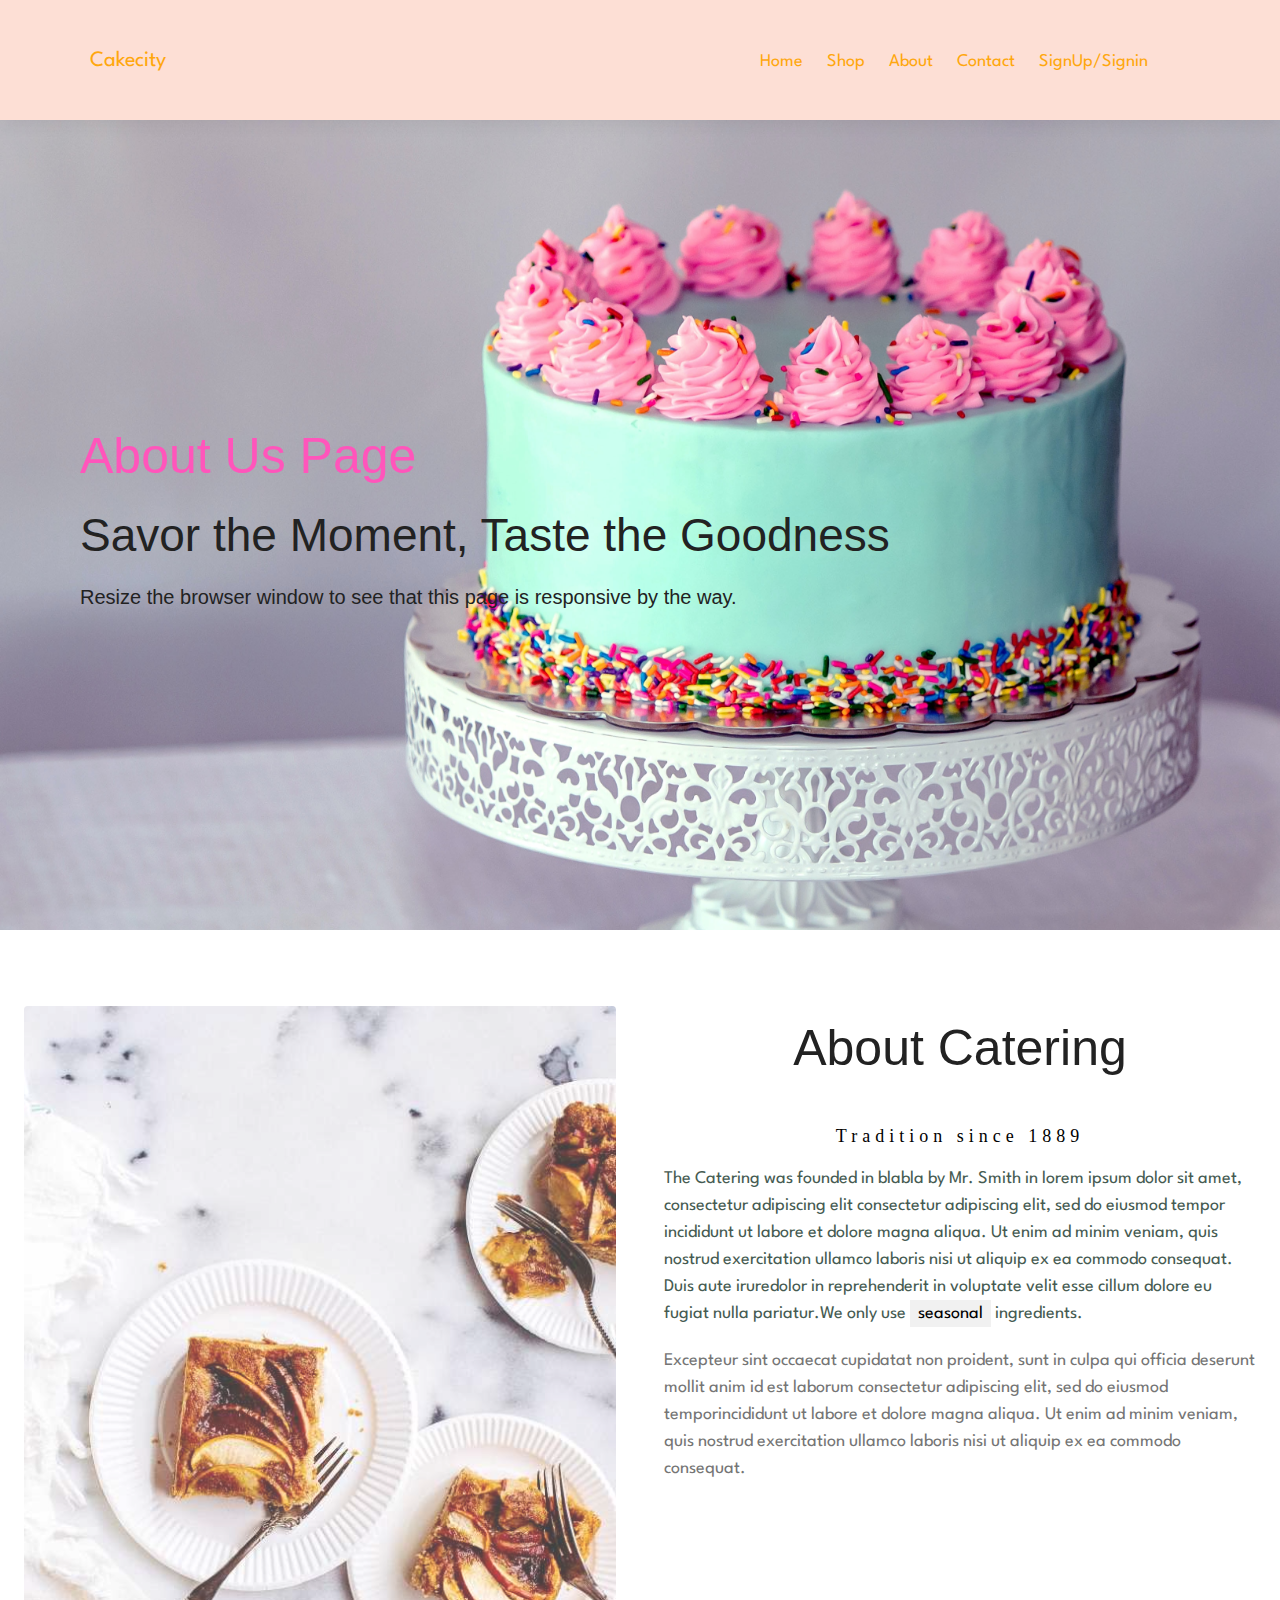
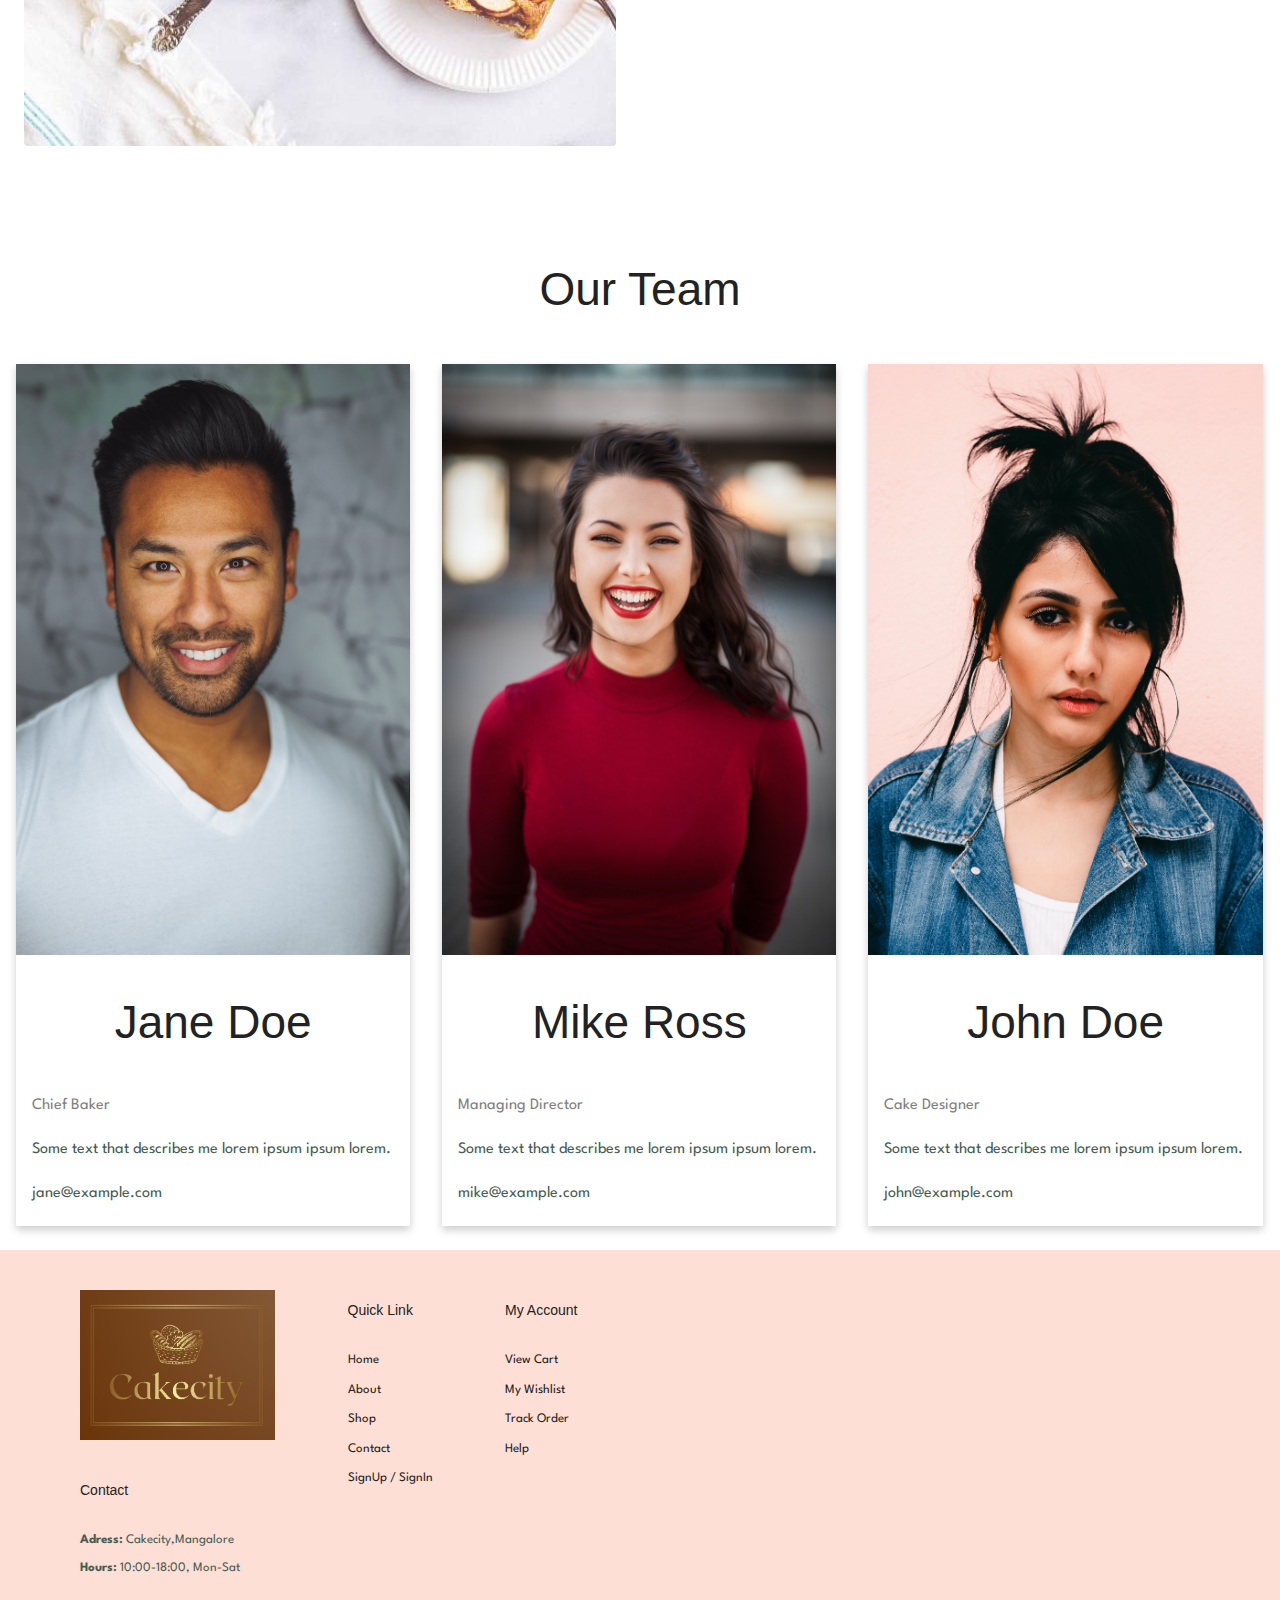
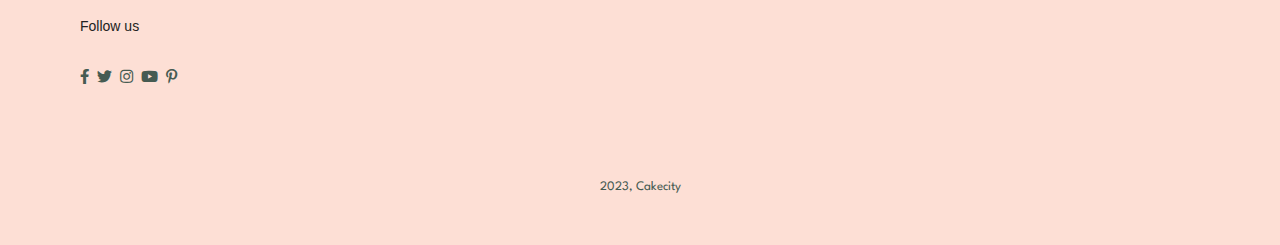
<file: about.html>
<!DOCTYPE html>
<html lang="en">

<head>
    <meta charset="UTF-8">
    <meta http-equiv="X-UA-Compatible" content="IE=edge">
    <meta name="viewport" content="width=device-width, initial-scale=1.0">
    <title>Cakecity</title>
    <link rel="stylesheet" href="https://pro.fontawesome.com/releases/v5.10.0/css/all.css" />
    <link rel="stylesheet" href="https://www.w3schools.com/w3css/4/w3.css">
    <link rel="stylesheet" href="style.css">
    <link rel="stylesheet" href="about.css">
</head>

<body>
    <section id="header">
        <div class="nav">
            <input type="checkbox" id="nav-check">
            <div class="nav-header">
                <a class="nav-title" href="index.html">Cakecity</a>
            </div>
            <div class="nav-btn">
                <label for="nav-check">
                    <span></span>
                    <span></span>
                    <span></span>
                </label>
            </div>

            <div class="nav-links">
                <a  href="index.html">Home</a>
                <a href="shop.html">Shop</a>                
                <a class="active" href="about.html">About</a>                
                <a href="contact.html">Contact</a>                
                <a href="login.html">SignUp/Signin</a> 
                <a href="cart.html"><i class="far fa-shopping-bag"></i></a>
            </div>
        </div>
    </section>

    <section class="hero_about" id="hero">
        <h1>About Us Page</h1>
        <h2>Savor the Moment, Taste the Goodness</h2>
        <h4>Resize the browser window to see that this page is responsive by the way.</h4>
    </section>
    <div class="w3-content" style="max-width:1300px">
        <div class="w3-row w3-padding-64" id="about">
            <div class="w3-col m6 w3-padding-large w3-hide-small">
                <img src="img\about\a5.jpg" class="w3-round w3-image w3-opacity-min" alt="Table Setting" width="700"
                    height="750" top="1000rem">
            </div>

            <div class="w3-col m6 w3-padding-large">
                <h1 class="w3-center">About Catering</h1><br>
                <h5 class="w3-center" style="font-family:Playfair Display; letter-spacing: 5px;">Tradition since 1889
                </h5>
                <p class="w3-large ">The Catering was founded in blabla by Mr. Smith in lorem ipsum
                    dolor sit amet,
                    consectetur adipiscing elit consectetur adipiscing elit, sed do eiusmod tempor incididunt ut labore
                    et
                    dolore magna aliqua. Ut enim ad minim veniam, quis nostrud exercitation ullamco laboris nisi ut
                    aliquip
                    ex ea commodo consequat. Duis aute iruredolor in reprehenderit in voluptate velit esse cillum dolore
                    eu
                    fugiat nulla pariatur.We only use <span class="w3-tag w3-light-grey">seasonal</span> ingredients.
                </p>
                <p class="w3-large w3-text-grey w3-hide-medium ">Excepteur sint occaecat cupidatat non
                    proident, sunt in
                    culpa qui officia deserunt mollit anim id est laborum consectetur adipiscing elit, sed do eiusmod
                    temporincididunt ut labore et dolore magna aliqua. Ut enim ad minim veniam, quis nostrud
                    exercitation
                    ullamco laboris nisi ut aliquip ex ea commodo consequat.</p>
            </div>
        </div>
    </div>
    <section class="team">
        <h2>Our Team</h2>
        <div class="row" id="row">
            <div class="column">
                <div class="card">
                    <img src="img/about/a3.png" alt="Jane" style="width:100%">
                    <div class="container">
                        <h2>Jane Doe</h2>
                        <p class="title">Chief Baker</p>
                        <p>Some text that describes me lorem ipsum ipsum lorem.</p>
                        <p>jane@example.com</p>
                    </div>
                </div>
            </div>

            <div class="column">
                <div class="card">
                    <img src="img/about/a1.png" alt="Mike" style="width:100%">
                    <div class="container">
                        <h2>Mike Ross</h2>
                        <p class="title">Managing Director</p>
                        <p>Some text that describes me lorem ipsum ipsum lorem.</p>
                        <p>mike@example.com</p>
                    </div>
                </div>
            </div>

            <div class="column">
                <div class="card">
                    <img src="img/about/a2.jpg" alt="John" style="width:100%">
                    <div class="container">
                        <h2>John Doe</h2>
                        <p class="title">Cake Designer</p>
                        <p>Some text that describes me lorem ipsum ipsum lorem.</p>
                        <p>john@example.com</p>
                    </div>
                </div>
            </div>
        </div>
    </section>
    
    <footer class="section-p1">
        <div class="col">
            <img src="img/Logo_1.png" alt="" class="Logo">
            <h4>Contact</h4>
            <p><strong>Adress:</strong> Cakecity,Mangalore</p>
            <p><strong>Hours:</strong> 10:00-18:00, Mon-Sat</p>
            <div class="follow">
                <h4>Follow us</h4>
                <div class="icon">
                    <i class="fab fa-facebook-f"></i>
                    <i class="fab fa-twitter"></i>
                    <i class="fab fa-instagram"></i>
                    <i class="fab fa-youtube"></i>
                    <i class="fab fa-pinterest-p"></i>
                </div>
            </div>
        </div>
        <div class="col">
            <h4>Quick Link</h4>
            <a href="index.html">Home</a>
            <a href="about.html">About</a>
            <a href="shop.html">Shop</a>
            <a href="contact.html">Contact</a>
            <a href="login.html">SignUp / SignIn</a>
        </div>
        <div class="col">
            <h4>My Account</h4>
            <a href="#">View Cart</a>
            <a href="#">My Wishlist</a>
            <a href="#">Track Order</a>
            <a href="#">Help</a>
        </div>
        <div class="col install">
            <a href="#" class="row">
                <iframe src="https://www.google.com/maps/embed?pb=!1m18!1m12!1m3!1d62232.008056159684!2d74.92735044863278!3d12.875505900000006!2m3!1f0!2f0!3f0!3m2!1i1024!2i768!4f13.1!3m3!1m2!1s0x3ba4a7fc11b89873%3A0x6ea642c007152772!2sCake%20City%20Bharath!5e0!3m2!1sen!2sin!4v1692425743635!5m2!1sen!2sin" width="550" height="450" style="border:0;" allowfullscreen="" loading="lazy" referrerpolicy="no-referrer-when-downgrade"></iframe>         
            </a>
        </div>
        <div class="copyright">
            <p>2023, Cakecity </p>
        </div>
    </footer>
    <script src="script.js"></script>
</body>

</html>
</file>
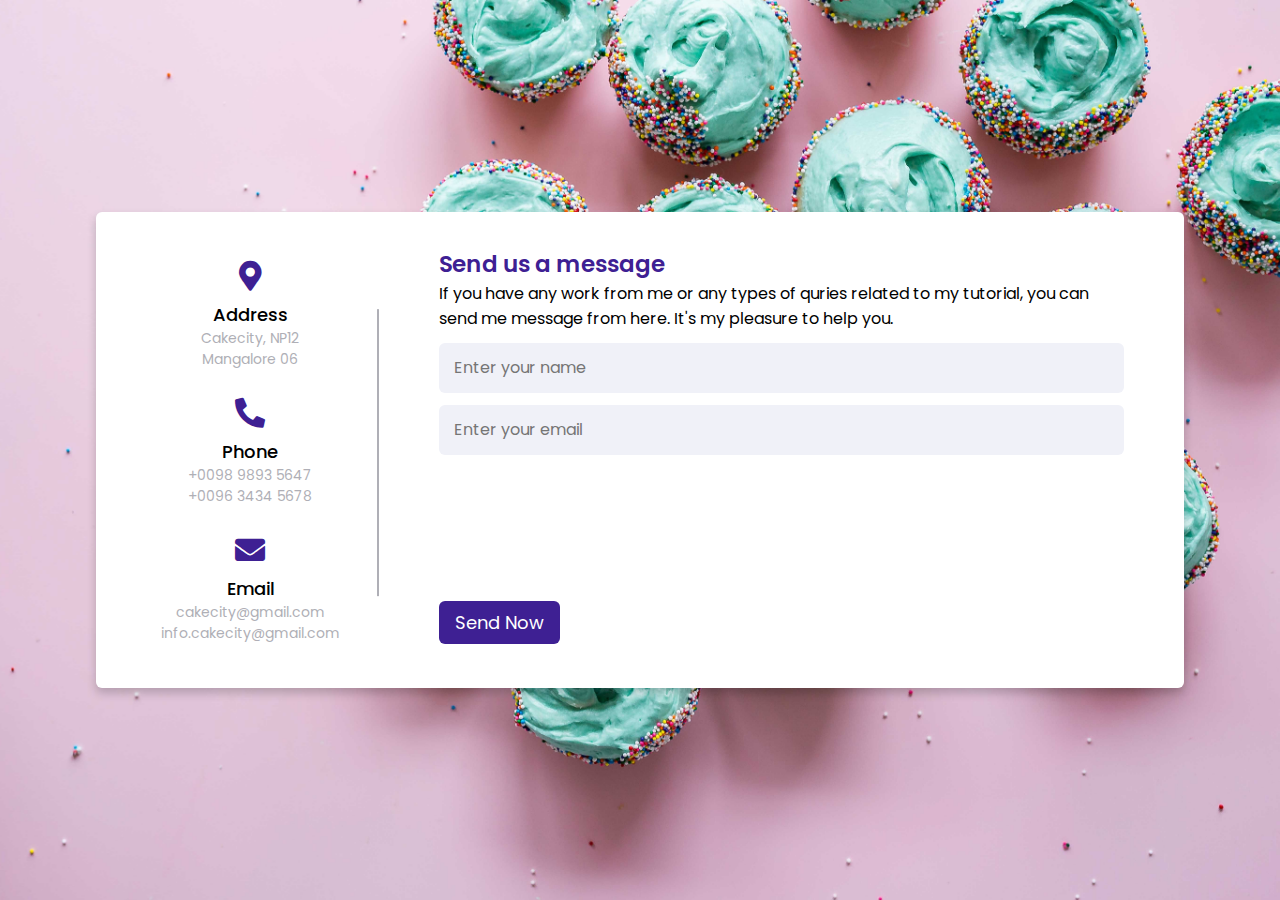
<file: contact.html>
<!DOCTYPE html>
<html lang="en">

<head>
    <meta charset="UTF-8">
    <meta http-equiv="X-UA-Compatible" content="IE=edge">
    <meta name="viewport" content="width=device-width, initial-scale=1.0">
    <title>Cakecity</title>

    <link rel="stylesheet" href="contact.css">
    <!-- Fontawesome CDN Link -->
    <link rel="stylesheet" href="https://cdnjs.cloudflare.com/ajax/libs/font-awesome/5.15.2/css/all.min.css"/>
    <meta name="viewport" content="width=device-width, initial-scale=1.0">
</head>

<body>
        <div class="container">
            <div class="content">
                <div class="left-side">
                    <div class="address details">
                        <i class="fas fa-map-marker-alt"></i>
                        <div class="topic">Address</div>
                        <div class="text-one">Cakecity, NP12</div>
                        <div class="text-two">Mangalore 06</div>
                    </div>
                    <div class="phone details">
                        <i class="fas fa-phone-alt"></i>
                        <div class="topic">Phone</div>
                        <div class="text-one">+0098 9893 5647</div>
                        <div class="text-two">+0096 3434 5678</div>
                    </div>
                    <div class="email details">
                        <i class="fas fa-envelope"></i>
                        <div class="topic">Email</div>
                        <div class="text-one">cakecity@gmail.com</div>
                        <div class="text-two">info.cakecity@gmail.com</div>
                    </div>
                </div>
                <div class="right-side">
                    <div class="topic-text">Send us a message</div>
                    <p>If you have any work from me or any types of quries related to my tutorial, you can send me
                        message from here. It's my pleasure to help you.</p>
                    <form action="#">
                        <div class="input-box">
                            <input type="text" placeholder="Enter your name">
                        </div>
                        <div class="input-box">
                            <input type="text" placeholder="Enter your email">
                        </div>
                        <div class="input-box message-box">

                        </div>
                        <div class="button">
                            <input type="button" value="Send Now">
                        </div>
                    </form>
                </div>
            </div>
        </div>
    <script src="script.js"></script>

</body>

</html>
</file>
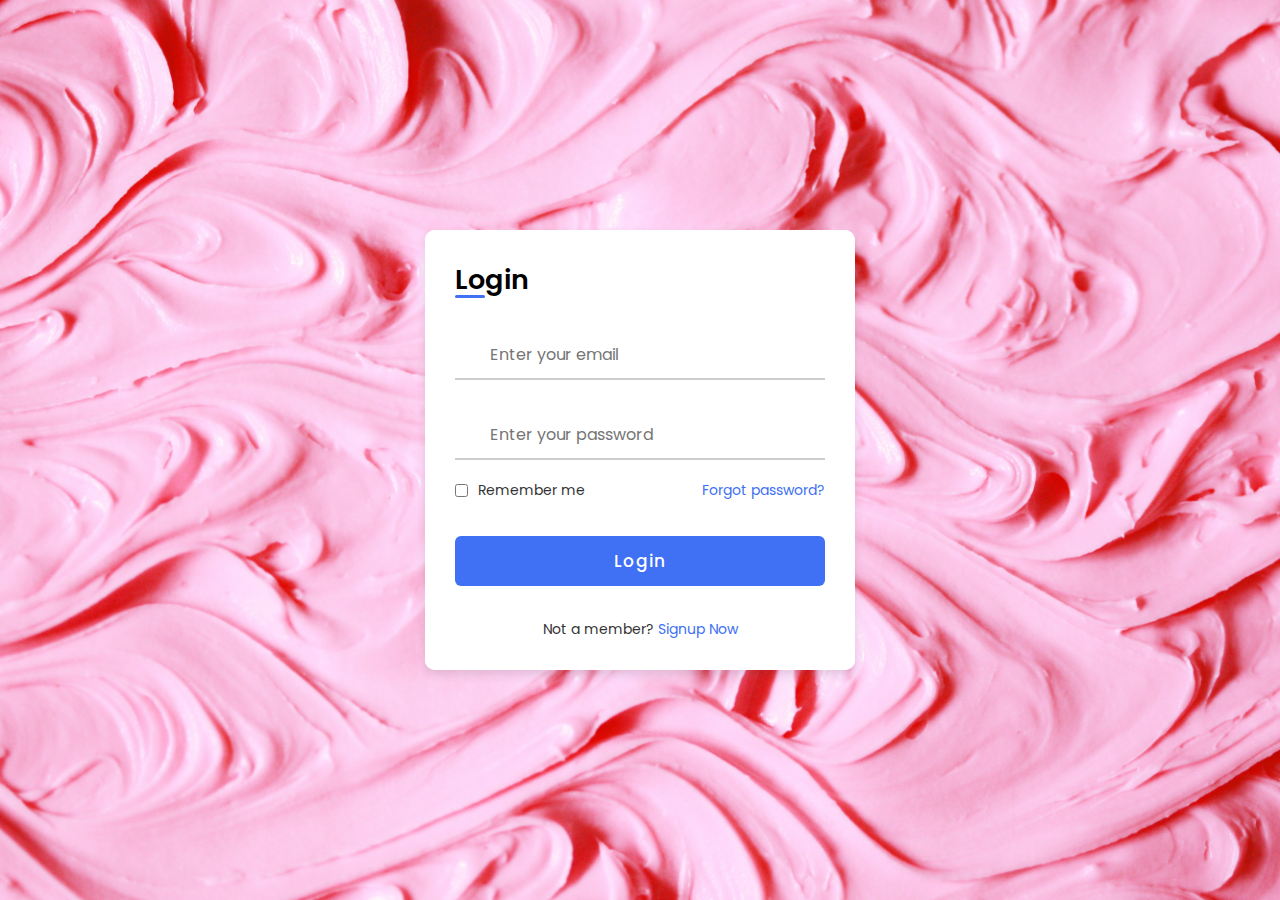
<file: login.html>
<!DOCTYPE html>
<html lang="en">

<head>
    <meta charset="UTF-8">
    <meta http-equiv="X-UA-Compatible" content="IE=edge">
    <meta name="viewport" content="width=device-width, initial-scale=1.0">
    <title>Cakecity</title>

    <link rel="stylesheet" href="https://pro.fontawesome.com/releases/v5.10.0/css/all.css" />
    <link rel="stylesheet" href="login.css">

</head>

<body>

    <div class="container">
        <div class="forms">
            <div class="form login">
                <span class="title">Login</span>
                <form action="#">
                    <div class="input-field">
                        <input type="text" placeholder="Enter your email" required>
                        <i class="uil uil-envelope icon"></i>
                    </div>
                    <div class="input-field">
                        <input type="password" class="password" placeholder="Enter your password" required>
                        <i class="uil uil-lock icon"></i>
                        <i class="uil uil-eye-slash showHidePw"></i>
                    </div>
                    <div class="checkbox-text">
                        <div class="checkbox-content">
                            <input type="checkbox" id="logCheck">
                            <label for="logCheck" class="text">Remember me</label>
                        </div>
                        
                        <a href="#" class="text">Forgot password?</a>
                    </div>
                    <div class="input-field button">
                        <input type="button" value="Login">
                    </div>
                </form>
                <div class="login-signup">
                    <span class="text">Not a member?
                        <a href="#" class="text signup-link">Signup Now</a>
                    </span>
                </div>
            </div>
            <!-- Registration Form -->
            <div class="form signup">
                <span class="title">Registration</span>
                <form action="#">
                    <div class="input-field">
                        <input type="text" placeholder="Enter your name" required>
                        <i class="uil uil-user"></i>
                    </div>
                    <div class="input-field">
                        <input type="text" placeholder="Enter your email" required>
                        <i class="uil uil-envelope icon"></i>
                    </div>
                    <div class="input-field">
                        <input type="password" class="password" placeholder="Create a password" required>
                        <i class="uil uil-lock icon"></i>
                    </div>
                    <div class="input-field">
                        <input type="password" class="password" placeholder="Confirm a password" required>
                        <i class="uil uil-lock icon"></i>
                        <i class="uil uil-eye-slash showHidePw"></i>
                    </div>
                    <div class="checkbox-text">
                        <div class="checkbox-content">
                            <input type="checkbox" id="termCon">
                            <label for="termCon" class="text">I accepted all terms and conditions</label>
                        </div>
                    </div>
                    <div class="input-field button">
                        <input type="button" value="Signup">
                    </div>
                </form>
                <div class="login-signup">
                    <span class="text">Already a member?
                        <a href="#" class="text login-link">Login Now</a>
                    </span>
                </div>
            </div>
        </div>
    </div>

    <script src="login.js"></script>

</body>

</html>
</file>
<file: style.css>
@import url("https://fonts.googleapis.com/css2?family=Spartan:wght@100;200;300;400;500;600;700;800;900&display=swap");

* {
  margin: 0;
  padding: 0;
  box-sizing: border-box;
  font-family: "Spartan", sans-serif;
}

html {
  scroll-behavior: smooth;
}

/* Global Styles */

h1 {
  font-size: 50px;
  line-height: 64px;
  color: #222;
}

h2 {
  font-size: 46px;
  line-height: 54px;
  color: #222;
}

h4 {
  font-size: 30px;
  color: #222;
}


h4 {
  font-size: 20px;
  color: #222;
}

h6 {
  font-weight: 700;
  font-size: 12px;
}

p {
  font-size: 16px;
  color: #465b52;
  margin: 15px 0 20px 0;
}

.section-p1 {
  padding: 40px 80px;
}

.section-m1 {
  margin: 40px 0;
}

button.normal {
  font-size: 14px;
  font-weight: 600;
  padding: 15px 30px;
  color: #000;
  background-color: #fff;
  border-radius: 4px;
  cursor: pointer;
  border: none;
  outline: none;
  transition: 0.2s;
}

body {
  width: 100%;
}

#header {
  display: flex;
  align-items: center;
  justify-content: space-between;
  padding: 20px 80px;
  background-color: #fddfd5;
  box-shadow: 0 5px 15px rgba(0, 0, 0, 0.06);
  height: 120px;
  z-index: 999;
  position: sticky;
  top: 0;
  left: 0;
}
/*for the title Cakecity, Shop now, Explore more*/
a.nav-title{
  text-decoration: none;
}
button a {
  text-decoration: none;
}


/* navbar css */
.nav {
  height: 50px;
  width: 100%;
  background-color: #fddfd5;
  position: relative;
}

.nav > .nav-header {
  display: inline;
}

.nav > .nav-header > .nav-title {
  display: inline-block;
  font-size: 22px;
  color: #ffa70e;
  padding: 10px 10px 10px 10px;
}

.nav > .nav-btn {
  display: none;
}

.nav > .nav-links {
  display: inline;
  float: right;
  font-size: 18px;
}

.nav > .nav-links > a {
  display: inline-block;
  padding: 13px 10px 13px 10px;
  text-decoration: none;
  color: #ffa70e;
}

.nav > .nav-links > a:hover {
  background-color: rgba(0, 0, 0, 0.3);
}

.nav > #nav-check {
  display: none;
}

/* navbar css end */


/* hero poster css */
.hero {
  background-image: url("img/hero3.jpg");
}

#hero {
  height: 90vh;
  width: 100%;
  background-size: cover;
  background-position: top 25% right 0;
  padding: 0 80px;
  display: flex;
  flex-direction: column;
  align-items: flex-start;
  justify-content: center;
}

#hero h4 {
  padding-bottom: 15px;
}

#hero h1 {
  color: #FF55BB;
}

#hero button {
  background-image: url("img/button.png");
  background-color: transparent;
  color: #FF55BB;
  border: 0;
  padding: 14px 80px 14px 65px;
  background-repeat: no-repeat;
  cursor: pointer;
  font-weight: 700;
  font-size: 15px;
}

#hero button:hover{
  color:red;
}

.hero_about {
  background-image: url("img/about/a4.jpg");
}

/* hero poster css end */

/* features css */

#feature {
  display: flex;
  align-items: center;
  justify-content: space-between;
  flex-wrap: wrap;
}

#feature .fe-box {
  width: 180px;
  text-align: center;
  padding: 25px 15px;
  box-shadow: 20px 20px 34px rgba(0, 0, 0, 0.03);
  border: 1px solid #cce7d0;
  border-radius: 4px;
  margin: 15px 0;
}

#feature .fe-box:hover {
  box-shadow: 10px 10px 54px rgba(70, 62, 221, 0.1);
}

#feature .fe-box img {
  width: 100%;
  margin-bottom: 10px;
}

#feature .fe-box h6 {
  display: inline-block;
  padding: 9px 8px 6px 8px;
  line-height: 1;
  border-radius: 4px;
  color: #088178;
  background-color: #FFDDD2;
}
/* features css  end*/

/* product css */
#product1 {
  text-align: center;
}

#product1 .pro-container {
  display: flex;
  justify-content: space-between;
  padding-top: 20px;
  flex-wrap: wrap;
}

#product1 .pro {
  width: 23%;
  min-width: 250px;
  padding: 10px 12px;
  border: 1px solid #cce7d0;
  border-radius: 25px;
  cursor: pointer;
  box-shadow: 20px 20px 30px rgba(0, 0, 0, 0.02);
  margin: 15px 0;
  position: relative;
}

#product1 .pro img {
  width: 100%;
  height: 75%;
  border-radius: 20px;
}

#product1 .pro .des {
  text-align: start;
  padding: 10px 0;
}

#product1 .pro .des span {
  color: #606063;
  font-size: 12px;
}

#product1 .pro .des h5 {
  padding-top: 7px;
  color: #1a1a1a;
  font-size: 14px;
}

#product1 .pro .des i {
  font-size: 12px;
  color: rgb(243, 181, 25);
}

#product1 .pro .des h4 {
  padding-top: 7px;
  font-size: 15px;
  font-weight: 700;
  color: #088178;
}

#product1 .pro .cart {
  width: 40px;
  height: 40px;
  line-height: 40px;
  border-radius: 50px;
  background-color: #e8f6ea;
  font-weight: 500;
  color: #FF55BB;
  border: 1px solid #cce7d0;
  position: absolute;
  bottom: 20px;
  right: 10px;
}
/* product css end */


/* discount poster css */
#poster {
  display: flex;
  flex-direction: column;
  justify-content: center;
  align-items: center;
  text-align: center;
  background-image: url("img/banner/b2.jpg");
  width: 100%;
  height: 50vh;
  background-size: cover;
  background-position: center;
}

#poster h4 {
  color: #fff;
  font-size: 26px;
}

#poster h2 {
  color: #fff;
  font-size: 30px;
  padding: 10px 0;
}

#poster h2 span {
  color: #ef3636;
}

#poster button:hover {
  background: #088178;
  color: #fff;
}
/* discount poster css end */

/* last poster css */
#poster2 {
  display: flex;
  justify-content: space-between;
  flex-wrap: wrap;
  padding: 0 80px;
}

#poster2 .poster-box {
  display: flex;
  flex-direction: column;
  justify-content: center;
  align-items: flex-start;
  min-width: 30%;
  height: 30vh;
  background-size: cover;
  background-position: center;
  padding: 20px;
  margin-bottom: 20px;
}

#poster2 .poster-box1 {
  background-image: url("img/banner/b7.jpg");
}
#poster2 .poster-box2 {
  background-image: url("img/banner/b4.jpg");

}

#poster2 .poster-box3 {
  background-image: url("img/banner/b18.jpg");

}

#poster2 h2 {
  font-weight: 900;
  font-size: 22px;
  color: #000;
}

#poster2 h3 {
  font-weight: 800;
  font-size: 15px;
  color: #000;
}

footer {
  display: flex;
  flex-wrap: wrap;
  justify-content: space-between;
  background-color: #fddfd5;
}

footer .col {
  display: flex;
  flex-direction: column;
  align-items: flex-start;
  margin-bottom: 20px;
}

footer .Logo {
  margin-bottom: 30px;
  width: 195px;
  height: 150px;
}

footer h4 {
  font-size: 14px;
  padding-bottom: 20px;
}

footer p {
  font-size: 13px;
  margin: 0 0 8px 0;
}

footer a {
  font-size: 13px;
  text-decoration: none;
  color: #222;
  margin-bottom: 10px;
}

footer .follow {
  margin-top: 20px;
}

footer .follow i {
  color: #465b52;
  padding-right: 4px;
  cursor: pointer;
}

footer .install .row iframe {
  border: 1px solid #000;
  border-radius: 6px;
  margin: 1-px 0 15px 0;
}

footer .follow i:hover,
footer a:hover {
  color: #FF55BB;
}

footer .copyright {
  width: 100%;
  text-align: center;
}

@media (max-width: 890px) {

  .section-p1{
    padding: 40px 40px;
  }

  .nav > .nav-btn {
    display: inline-block;
    position: absolute;
    right: 0px;
    top: 0px;
  }
  .nav > .nav-btn > label {
    display: inline-block;
    width: 50px;
    height: 50px;
    padding: 13px;
  }
  .nav > .nav-btn > label:hover,.nav  #nav-check:checked ~ .nav-btn > label {
    background-color: rgba(0, 0, 0, 0.3);
  }
  .nav > .nav-btn > label > span {
    display: block;
    width: 25px;
    height: 10px;
    border-top: 2px solid #232323;
  }
  .nav > .nav-links {
    position: absolute;
    display: block;
    width: 100%;
    background-color: #333;
    height: 0px;
    transition: all 0.3s ease-in;
    overflow-y: hidden;
    top: 50px;
    left: 0px;
  }
  .nav > .nav-links > a {
    display: block;
    width: 100%;
  }
  .nav > #nav-check:not(:checked) ~ .nav-links {
    height: 0px;
  }
  .nav > #nav-check:checked ~ .nav-links {
    height: calc(100vh - 50px);
    overflow-y: auto;
  }

  #hero{
    height: 70vh;
    padding: 0 80px;
    background-position: top 30% right 30%;
  }

  #feature{
    justify-content: center;
  }

  #feature .fe-box{
    margin: 15px 15px;
  }

  #product1 .pro-container {
    display: flex;
    justify-content: space-between;
    padding-top: 20px;
    flex-wrap: wrap;
    width: 20px;
  }
  .install{

    overflow:hidden;
    padding-bottom:56.25%;
    position:relative;
    height:0;
  }

  .install iframe{

    left:0;
    top:0;
    height:100%;
    width:100%;
    position:absolute;
  }
}


@media (max-width: 1040px){
  #poster2{
    padding: 0 2.5rem;
    align-items: center;
  }
  #poster2 .poster-box{
    min-width:18rem;
    align-content: center;
    width: 100%;
  }
}
</file>
<file: about.css>
body {
    font-family: Arial, Helvetica, sans-serif;
    margin: 0;
}

html {
    box-sizing: border-box;
}

*,
*:before,
*:after {
    box-sizing: inherit;
}

.column {
    float: left;
    width: 33.3%;
    margin-bottom: 16px;
    padding: 0 8px;
    
}

.card {
    box-shadow: 0 4px 8px 0 rgba(0, 0, 0, 0.2);
    margin: 8px;
}

.container {
    padding: 0 16px;
}

.container::after,
.row::after {
    content: "";
    clear: both;
    display: table;
}

.title {
    color: grey;
}

.team h2 {
    padding: 30px 45px;
    text-align: center;
}

@media screen and (max-width: 650px) {
    .column {
        width: 100%;
        display: block;
    }
}
</file>
<file: contact.css>
/* Google Font CDN Link */
@import url('https://fonts.googleapis.com/css2?family=Poppins:wght@200;300;400;500;600;700&display=swap');

* {
    margin: 0;
    padding: 0;
    box-sizing: border-box;
    font-family: "Poppins", sans-serif;
}

body {
    min-height: 100vh;
    width: 100%;
    background-image: url("img/banner/b9.jpg");
    background-size: cover;
    background-position: top 25% right 0;
    display: flex;
    align-items: center;
    justify-content: center;
}

.container {
    width: 85%;
    background: #fff;
    border-radius: 6px;
    padding: 20px 60px 30px 40px;
    box-shadow: 0 5px 10px rgba(0, 0, 0, 0.2);
}

.container .content {
    display: flex;
    align-items: center;
    justify-content: space-between;
}

.container .content .left-side {
    width: 25%;
    height: 100%;
    display: flex;
    flex-direction: column;
    align-items: center;
    justify-content: center;
    margin-top: 15px;
    position: relative;
}

.content .left-side::before {
    content: '';
    position: absolute;
    height: 70%;
    width: 2px;
    right: -15px;
    top: 50%;
    transform: translateY(-50%);
    background: #afafb6;
}

.content .left-side .details {
    margin: 14px;
    text-align: center;
}

.content .left-side .details i {
    font-size: 30px;
    color: #3e2093;
    margin-bottom: 10px;
}

.content .left-side .details .topic {
    font-size: 18px;
    font-weight: 500;
}

.content .left-side .details .text-one,
.content .left-side .details .text-two {
    font-size: 14px;
    color: #afafb6;
}

.container .content .right-side {
    width: 75%;
    margin-left: 75px;
}

.content .right-side .topic-text {
    font-size: 23px;
    font-weight: 600;
    color: #3e2093;
}

.right-side .input-box {
    height: 50px;
    width: 100%;
    margin: 12px 0;
}

.right-side .input-box input,
.right-side .input-box textarea {
    height: 100%;
    width: 100%;
    border: none;
    outline: none;
    font-size: 16px;
    background: #F0F1F8;
    border-radius: 6px;
    padding: 0 15px;
    resize: none;
}

.right-side .message-box {
    min-height: 110px;
}

.right-side .input-box textarea {
    padding-top: 6px;
}

.right-side .button {
    display: inline-block;
    margin-top: 12px;
}

.right-side .button input[type="button"] {
    color: #fff;
    font-size: 18px;
    outline: none;
    border: none;
    padding: 8px 16px;
    border-radius: 6px;
    background: #3e2093;
    cursor: pointer;
    transition: all 0.3s ease;
}

.button input[type="button"]:hover {
    background: #5029bc;
}

@media (max-width: 950px) {
    .container {
        width: 90%;
        padding: 30px 40px 40px 35px;
    }

    .container .content .right-side {
        width: 75%;
        margin-left: 55px;
    }
}

@media (max-width: 820px) {
    .container {
        margin: 40px 0;
        height: 100%;
    }

    .container .content {
        flex-direction: column-reverse;
    }

    .container .content .left-side {
        width: 100%;
        flex-direction: row;
        margin-top: 40px;
        justify-content: center;
        flex-wrap: wrap;
    }

    .container .content .left-side::before {
        display: none;
    }

    .container .content .right-side {
        width: 100%;
        margin-left: 0;
    }
}
</file>
<file: login.css>
/* ===== Google Font Import - Poformsins ===== */
@import url('https://fonts.googleapis.com/css2?family=Poppins:wght@300;400;500;600;700&display=swap');

*{
    margin: 0;
    padding: 0;
    box-sizing: border-box;
    font-family: 'Poppins', sans-serif;
}

body{
    height: 100vh;
    display: flex;
    align-items: center;
    justify-content: center;
    background-image: url(img/hero4.jpg);
    background-size: cover;
    background-position: top 25% right 0;
}

.container{
    position: relative;
    max-width: 430px;
    width: 100%;
    background: #fff;
    border-radius: 10px;
    box-shadow: 0 5px 10px rgba(0, 0, 0, 0.1);
    overflow: hidden;
    margin: 0 20px;
}

.container .forms{
    display: flex;
    align-items: center;
    height: 440px;
    width: 200%;
    transition: height 0.2s ease;
}


.container .form{
    width: 50%;
    padding: 30px;
    background-color: #fff;
    transition: margin-left 0.18s ease;
}

.container.active .login{
    margin-left: -50%;
    opacity: 0;
    transition: margin-left 0.18s ease, opacity 0.15s ease;
}

.container .signup{
    opacity: 0;
    transition: opacity 0.09s ease;
}
.container.active .signup{
    opacity: 1;
    transition: opacity 0.2s ease;
}

.container.active .forms{
    height: 600px;
}
.container .form .title{
    position: relative;
    font-size: 27px;
    font-weight: 600;
}

.form .title::before{
    content: '';
    position: absolute;
    left: 0;
    bottom: 0;
    height: 3px;
    width: 30px;
    background-color: #4070f4;
    border-radius: 25px;
}

.form .input-field{
    position: relative;
    height: 50px;
    width: 100%;
    margin-top: 30px;
}

.input-field input{
    position: absolute;
    height: 100%;
    width: 100%;
    padding: 0 35px;
    border: none;
    outline: none;
    font-size: 16px;
    border-bottom: 2px solid #ccc;
    border-top: 2px solid transparent;
    transition: all 0.2s ease;
}

.input-field input:is(:focus, :valid){
    border-bottom-color: #4070f4;
}

.input-field i{
    position: absolute;
    top: 50%;
    transform: translateY(-50%);
    color: #999;
    font-size: 23px;
    transition: all 0.2s ease;
}

.input-field input:is(:focus, :valid) ~ i{
    color: #4070f4;
}

.input-field i.icon{
    left: 0;
}
.input-field i.showHidePw{
    right: 0;
    cursor: pointer;
    padding: 10px;
}

.form .checkbox-text{
    display: flex;
    align-items: center;
    justify-content: space-between;
    margin-top: 20px;
}

.checkbox-text .checkbox-content{
    display: flex;
    align-items: center;
}

.checkbox-content input{
    margin-right: 10px;
    accent-color: #4070f4;
}

.form .text{
    color: #333;
    font-size: 14px;
}

.form a.text{
    color: #4070f4;
    text-decoration: none;
}
.form a:hover{
    text-decoration: underline;
}

.form .button{
    margin-top: 35px;
}

.form .button input{
    border: none;
    color: #fff;
    font-size: 17px;
    font-weight: 500;
    letter-spacing: 1px;
    border-radius: 6px;
    background-color: #4070f4;
    cursor: pointer;
    transition: all 0.3s ease;
}

.button input:hover{
    background-color: #265df2;
}

.form .login-signup{
    margin-top: 30px;
    text-align: center;
}
</file>
